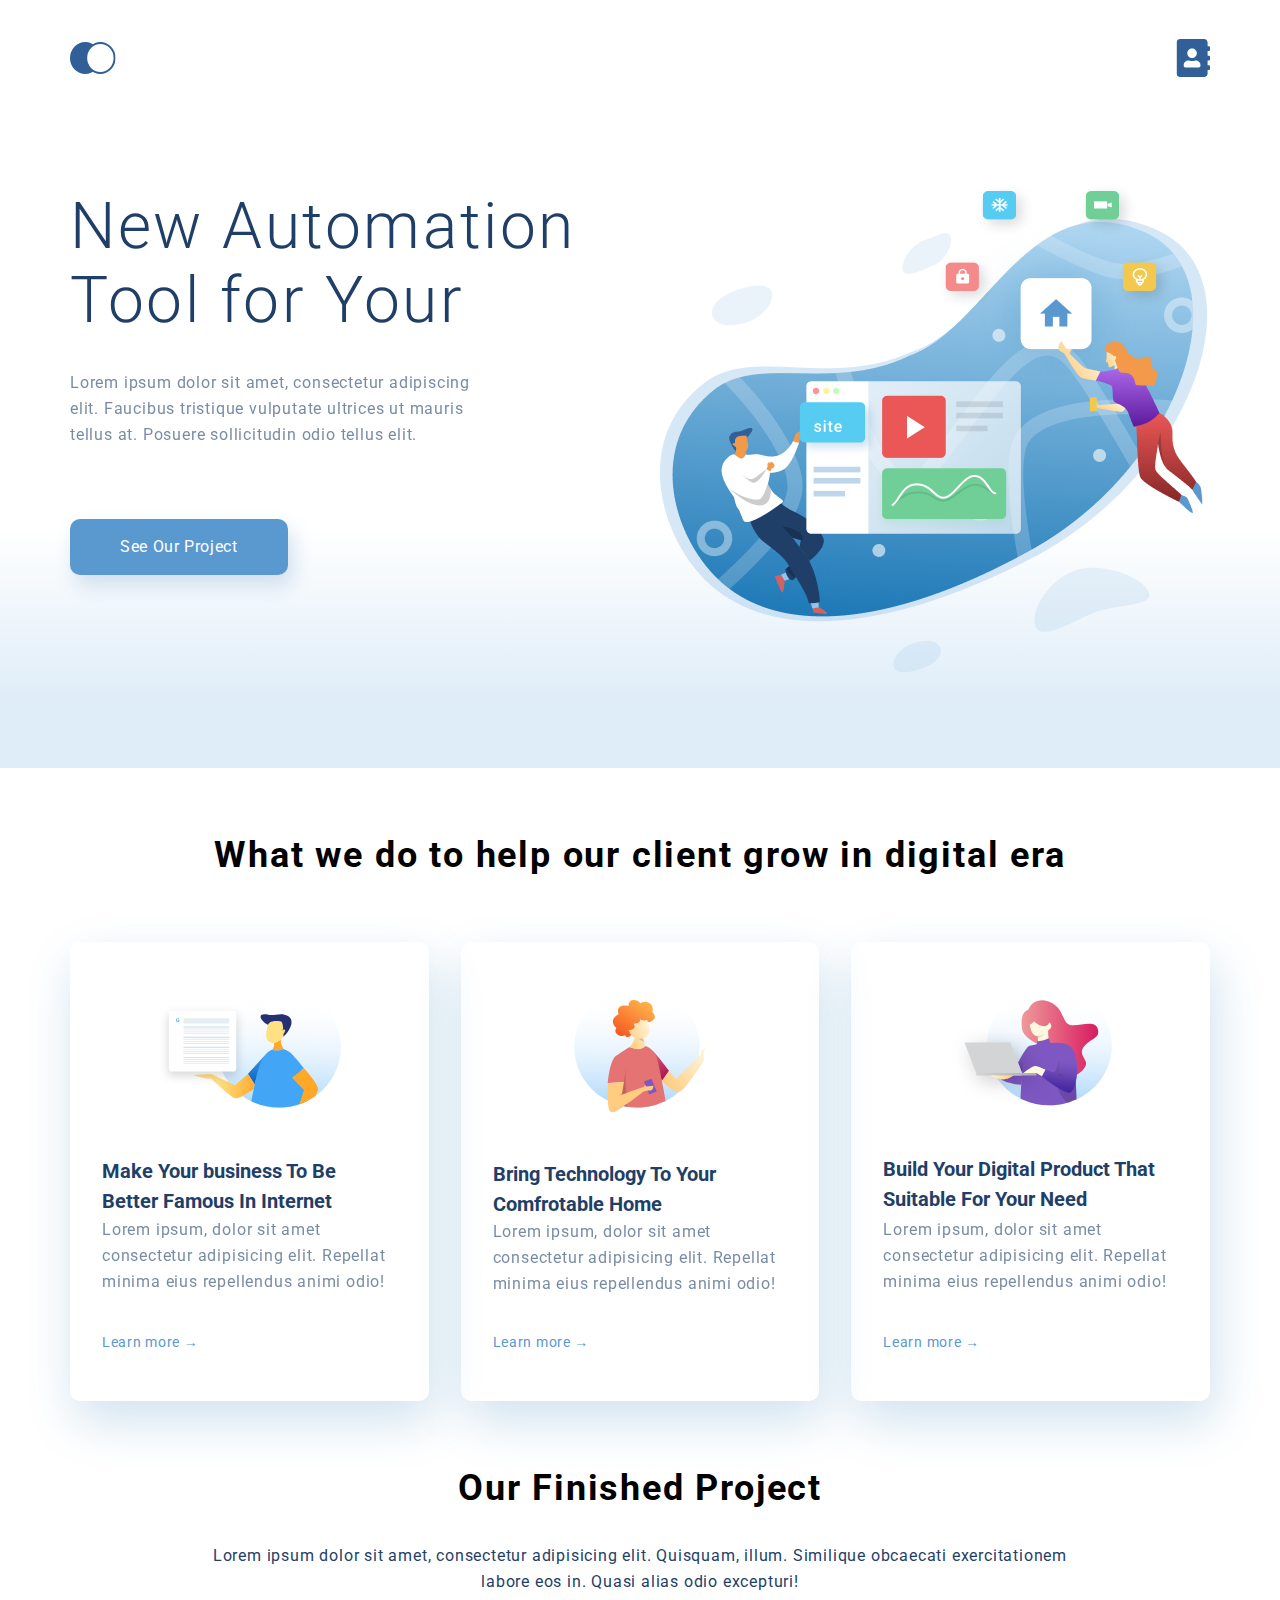
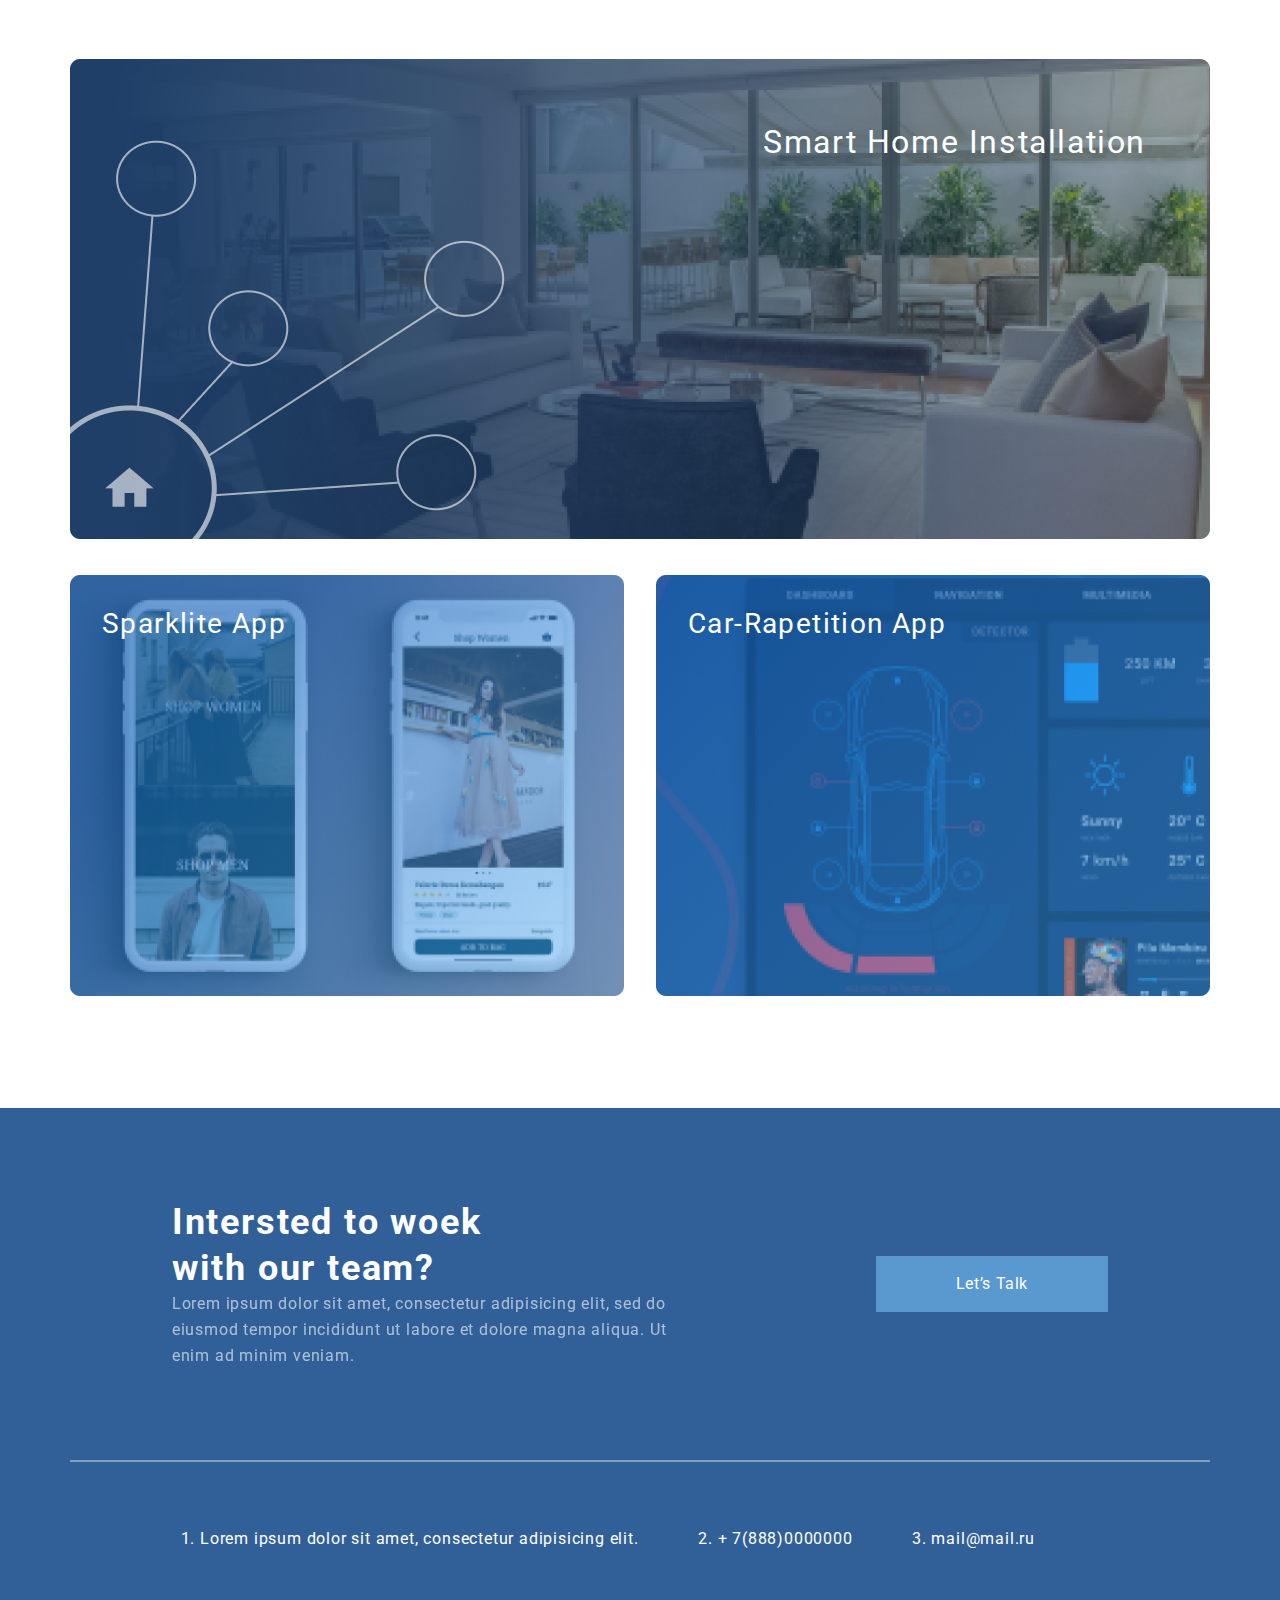
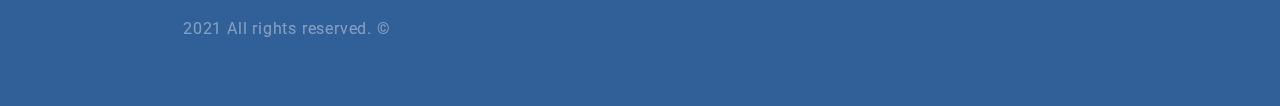
<file: index.html>
<!DOCTYPE html>
<html lang="en">

<head>
    <meta charset="UTF-8">
    <meta http-equiv="X-UA-Compatible" content="IE=edge">
    <meta name="viewport" content="width=device-width, initial-scale=1.0">
    <title>My site</title>
    <link rel="stylesheet" href="style.css">
    <link rel="preconnect" href="https://fonts.googleapis.com">
    <link rel="preconnect" href="https://fonts.gstatic.com" crossorigin>
    <link href="https://fonts.googleapis.com/css2?family=Roboto:wght@300&display=swap" rel="stylesheet">
</head>

<body>
    <div class="main">
        <div class="top">
            <div class="header">
                <div class="container top__box">
                    <ul class="nav">
                        <li><a href="index.html"><img class="lable1" src="img/logo.svg" alt="logo"></a></li>
                        <li><a href="contacts.html"><img class="lable2" src="img/address-book-solid_1.svg"
                                    alt="contacts"></a>
                        </li>
                    </ul>
                    <div class="header_content">
                        <h1 class="head1 header_heading">New Automation Tool for Your </h1>
                        <p class="p header__text">Lorem ipsum dolor sit amet, consectetur adipiscing elit. Faucibus
                            tristique
                            vulputate
                            ultrices ut mauris tellus at. Posuere sollicitudin odio tellus elit.</p>
                        <a class="top__button" href="#">See Our Project</a>
                    </div>
                </div>
            </div>
            <div class="what-we-do container">
                <h3 class="head3">What we do to help our client grow in digital era</h3>
                <div class="cards container">
                    <div class="card">
                        <img class="img__card" src="img/card_1.svg" alt="image 1">
                        <h4 class="head4">Make Your business To Be
                            Better Famous In Internet</h4>
                        <p class="p">Lorem ipsum, dolor sit amet consectetur adipisicing elit. Repellat minima eius
                            repellendus
                            animi odio!</p>
                        <a class="card_link" href="#">Learn more →</a>
                    </div>
                    <div class="card cards_margin">
                        <img class="img__card" src="img/card_2.svg" alt="image 2">
                        <h4 class="head4">Bring Technology To Your
                            Comfrotable Home</h4>
                        <p class="p">Lorem ipsum, dolor sit amet consectetur adipisicing elit. Repellat minima eius
                            repellendus
                            animi odio!</p>
                        <a class="card_link" href="#">Learn more →</a>
                    </div>
                    <div class="card">
                        <img class="img__card" src="img/card_3.svg" alt="image 3">
                        <h4 class="head4">Build Your Digital Product
                            That Suitable For Your Need</h4>
                        <p class="p">Lorem ipsum, dolor sit amet consectetur adipisicing elit. Repellat minima eius
                            repellendus
                            animi odio!</p>
                        <a class="card_link" href="#">Learn more →</a>
                    </div>
                </div>
            </div>
            <div class="other container">
                <h3 class="head3 other__header_font-weight">Our Finished Project</h3>
                <p class="p other_text">Lorem ipsum dolor sit amet, consectetur adipisicing elit. Quisquam, illum.
                    Similique
                    obcaecati exercitationem labore eos in. Quasi alias odio excepturi!</p>
                <div class="other__img_top">
                    <img class="width_img" src="img/bot_img_1.png" alt="photo 1">
                    <p class="img_text img_position1">Smart Home Installation</p>
                </div>
                <div class="other__img_bottom">
                    <div class="img__text_position margin_img">
                        <img class="width_img" src="img/bot_img_2.png" alt="photo 2">
                        <p class="img_text img_position2">Sparklite App</p>
                    </div>
                    <div class="img__text_position">
                        <img class="width_img" src="img/bot_img_3.png" alt="photo 3">
                        <p class="img_text img_position2">Car-Rapetition App</p>
                    </div>
                </div>
            </div>
        </div>
        <div class="footer">
            <div class="container">
                <div class="top__footer">
                    <div class="left_content">
                        <h3 class="head3 head_bottom">Intersted to woek
                            with our team?</h3>
                        <p class="p text_bottom">Lorem ipsum dolor sit amet, consectetur adipisicing elit, sed do
                            eiusmod
                            tempor
                            incididunt
                            ut labore et dolore magna aliqua. Ut enim ad minim veniam.</p>
                    </div>
                    <a class="button_footer" href="#">Let’s Talk</a>
                </div>
                <hr>
                <div class="bottom__footer">
                    <ol class="contacts_bottom">
                        <li class="contacts__bottom_li contacts__grow_li">Lorem ipsum dolor sit amet,
                            consectetur adipisicing elit.
                        </li>
                        <li class="contacts__padding contacts__grow_li">+ 7(888)0000000</li>
                        <li class="contacts__grow_li">mail@mail.ru</li>
                    </ol>
                    <p class="p copy">2021 All rights reserved. &copy;</p>
                </div>
            </div>
        </div>
    </div>
</body>

</html>
</file>
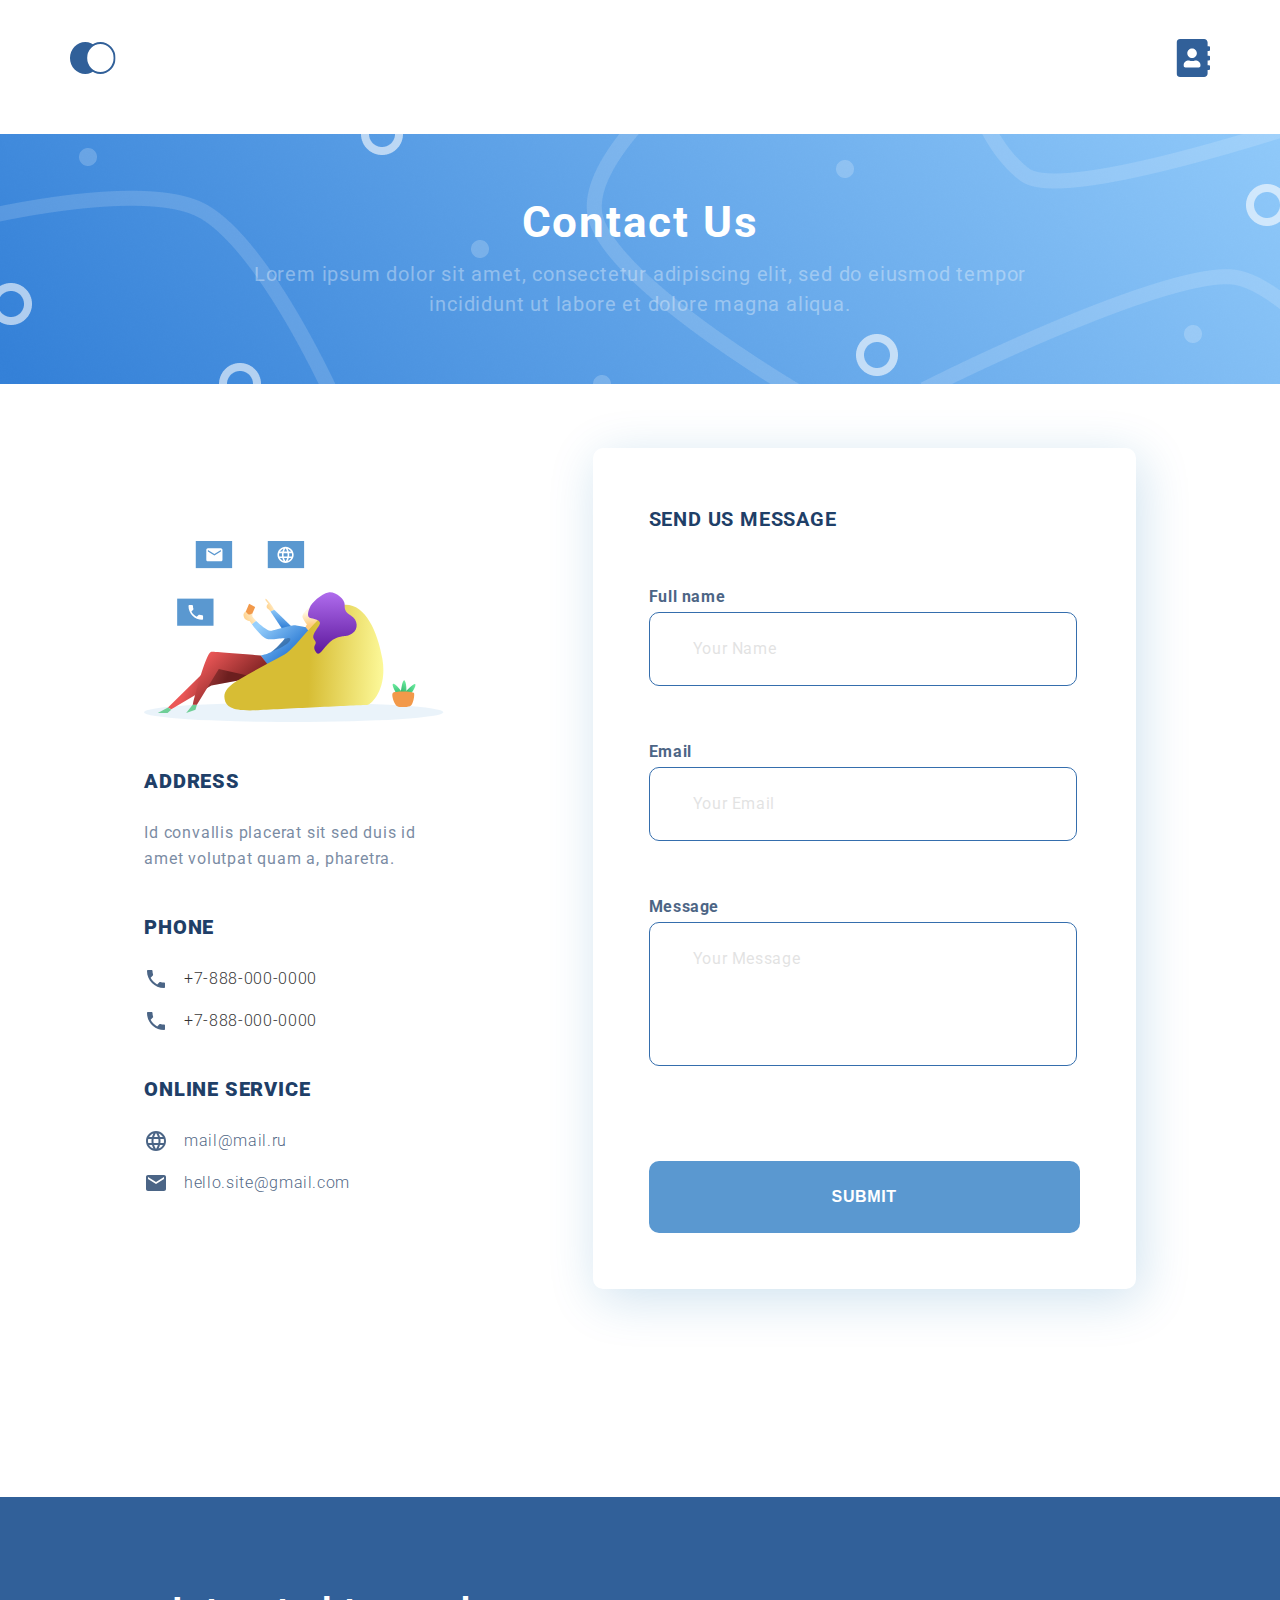
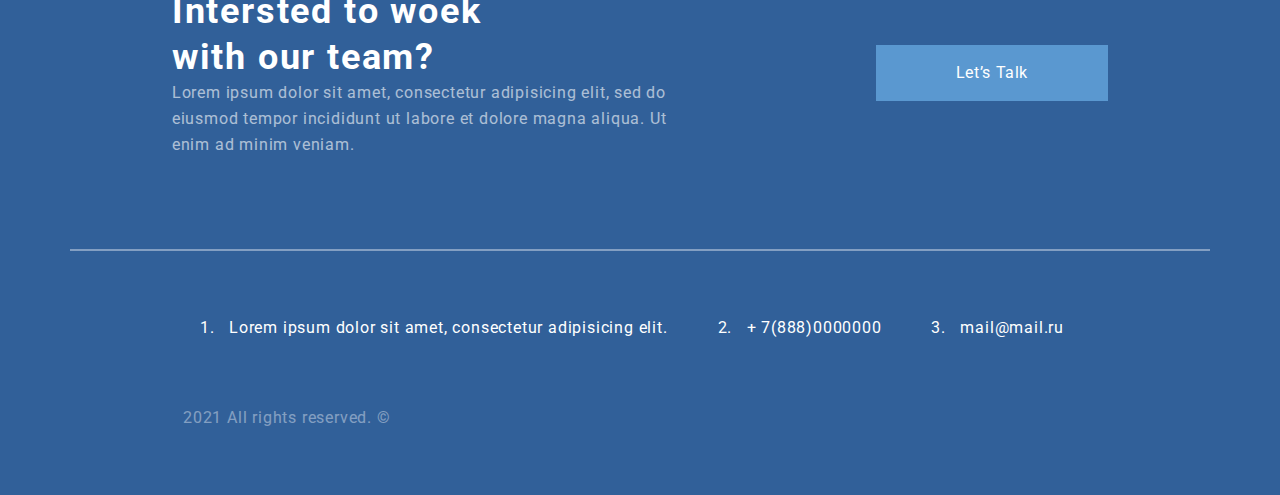
<file: contacts.html>
<!DOCTYPE html>
<html lang="en">

<head>
    <meta charset="UTF-8">
    <meta http-equiv="X-UA-Compatible" content="IE=edge">
    <meta name="viewport" content="width=device-width, initial-scale=1.0">
    <title>Contacts</title>
    <link rel="stylesheet" href="style.css">
    <link rel="preconnect" href="https://fonts.googleapis.com">
    <link rel="preconnect" href="https://fonts.gstatic.com" crossorigin>
    <link href="https://fonts.googleapis.com/css2?family=Roboto:wght@300&display=swap" rel="stylesheet">
</head>

<body>
    <div class="main">
        <div class="top">
            <ul class="nav container">
                <li><a href="index.html"><img class="lable1" src="img/logo.svg" alt="logo"></a></li>
                <li><a href="contacts.html"><img class="lable2" src="img/address-book-solid_1.svg" alt="contacts"></a>
                </li>
            </ul>
            <div class="header_info">
                <h2 class="head2 contactUs">Contact Us</h2>
                <p class="p contactUs_text">Lorem ipsum dolor sit amet, consectetur adipiscing elit, sed do eiusmod
                    tempor
                    incididunt ut labore et dolore magna aliqua. </p>
            </div>
            <div class="contacts_main container">
                <div class="content_box">
                    <div class="contacts">
                        <img class="logo" src="img/contacts-logo.svg" alt="image">
                        <h4 class="head4 contacts_heading">ADDRESS</h4>
                        <p class="p">Id convallis placerat sit sed duis id amet volutpat quam a, pharetra.</p>
                        <h4 class="head4 contacts_heading">PHONE</h4>
                        <ul>
                            <li class="contacts_li li_padding"><img class="img_padding" src="img/ic_phone_24px.svg"
                                    alt="phone">+7-888-000-0000</li>
                            <li class="contacts_li"><img class="img_padding" src="img/ic_phone_24px.svg"
                                    alt="phone">+7-888-000-0000</li>
                        </ul>
                        <h4 class="head4 contacts_heading">ONLINE SERVICE</h4>
                        <ul>
                            <li class="contacts_li li_padding"><img class="img_padding" src="img/site.svg" alt="site"><a
                                    class="contacts_a" href="#">mail@mail.ru</a></li>
                            <li class="contacts_li"><img class="img_padding" src="img/ic_email_24px.svg" alt=""><a
                                    class="contacts_a" href="#">hello.site@gmail.com</a></li>
                        </ul>
                    </div>
                    <div class="input">
                        <form class="forms" action="#">
                            <h4 class="head4 input_heading">SEND US MESSAGE</h4>
                            <div class="forms__input">
                                <span>Full name</span><br>
                                <input class="input_message input_padding" type="text" placeholder="Your Name">
                            </div><br>
                            <div class="forms__input">
                                <span>Email</span><br>
                                <input class="input_message input_padding" type="email" placeholder="Your Email">
                            </div><br>
                            <div class="forms__input">
                                <span>Message</span><br>
                                <textarea class="input_message textarea" name="Message" id="#"
                                    placeholder="Your Message" cols="30" rows="10"></textarea>
                            </div><br>
                            <button class="submit" type="submit">SUBMIT</button>
                        </form>
                    </div>
                </div>
                <div class="map">
                    <script type="text/javascript" charset="utf-8" async;
                        src="https://api-maps.yandex.ru/services/constructor/1.0/js/?um=constructor%3A4c7129492da86aa94e3f2be2572c6861cf25ab6cefb3abfee92594f02fbc11e3&amp;width=940px&amp;height=480&amp;lang=ru_RU&amp;scroll=true"></script>
                </div>
                <div class="map map_2">
                    <script type="text/javascript" charset="utf-8" async;
                        src="https://api-maps.yandex.ru/services/constructor/1.0/js/?um=constructor%3A4c7129492da86aa94e3f2be2572c6861cf25ab6cefb3abfee92594f02fbc11e3&amp;width=768px&amp;height=392&amp;lang=ru_RU&amp;scroll=true"></script>
                </div>
                <div class="map map_3">
                    <script type="text/javascript" charset="utf-8" async;
                        src="https://api-maps.yandex.ru/services/constructor/1.0/js/?um=constructor%3A4c7129492da86aa94e3f2be2572c6861cf25ab6cefb3abfee92594f02fbc11e3&amp;width=375px&amp;height=347&amp;lang=ru_RU&amp;scroll=true"></script>
                </div>
                <div class="map map_4">
                    <script type="text/javascript" charset="utf-8" async;
                        src="https://api-maps.yandex.ru/services/constructor/1.0/js/?um=constructor%3A4c7129492da86aa94e3f2be2572c6861cf25ab6cefb3abfee92594f02fbc11e3&amp;width=320px&amp;height=347&amp;lang=ru_RU&amp;scroll=true"></script>
                </div>
            </div>
        </div>
        <div class="footer">
            <div class="container">
                <div class="top__footer">
                    <div class="left_content">
                        <h3 class="head3 head_bottom">Intersted to woek
                            with our team?</h3>
                        <p class="p text_bottom">Lorem ipsum dolor sit amet, consectetur adipisicing elit, sed do
                            eiusmod
                            tempor
                            incididunt
                            ut labore et dolore magna aliqua. Ut enim ad minim veniam.</p>
                    </div>
                    <a class="button_footer" href="#">Let’s Talk</a>
                </div>
                <hr>
                <div class="bottom__footer">
                    <ul class="contacts_bottom">
                        <li class="footer_grow">1. &nbsp; Lorem ipsum dolor sit amet, consectetur adipisicing elit.</li>
                        <li class="footer_grow">2. &nbsp; + 7(888)0000000</li>
                        <li class="footer_grow">3. &nbsp; mail@mail.ru</li>
                    </ul>
                    <p class="p copy">2021 All rights reserved. &copy;</p>
                </div>
            </div>
        </div>
    </div>
</body>

</html>
</file>
<file: style.css>
* {
  margin: 0;
  padding: 0;
}

span {
  font-size: 16px;
  line-height: 30px;
  letter-spacing: 0.04em;
  color: #1F3F68;
  opacity: 0.8;
  font-weight: bold;
  padding: 0 0 8px 56px;
}

body {
  font-family: Roboto;
}

a:hover {
  -webkit-filter: drop-shadow(2px 3px 5px #5A98D0);
          filter: drop-shadow(2px 3px 5px #5A98D0);
}

ul {
  list-style-type: none;
}

li::marker {
  right: 20px;
}

hr {
  opacity: 0.4;
  border: 1px solid #FFFFFF;
}

.container {
  max-width: 1140px;
  margin: 0 auto;
}

.p {
  font-size: 16px;
  line-height: 26px;
  color: #1F3F68;
  letter-spacing: 0.05em;
  opacity: 0.6;
}

.head1 {
  font-size: 64px;
  color: #1f3f68;
  width: 510px;
}

.head2 {
  font-weight: 500;
  font-size: 44px;
  text-align: center;
}

.head3 {
  font-size: 36px;
  line-height: 46px;
  text-align: center;
  letter-spacing: 0.05em;
}

.head4 {
  font-size: 20px;
  line-height: 30px;
  color: #1F3F68;
}

.main {
  display: -webkit-box;
  display: -ms-flexbox;
  display: flex;
  -webkit-box-orient: vertical;
  -webkit-box-direction: normal;
      -ms-flex-direction: column;
          flex-direction: column;
}

.top {
  -webkit-box-flex: 1;
      -ms-flex-positive: 1;
          flex-grow: 1;
}

.header {
  height: 768px;
  background: -webkit-gradient(linear, left bottom, left top, color-stop(8.84%, #DFEDF8), color-stop(31.12%, rgba(152, 195, 232, 0)));
  background: linear-gradient(0deg, #DFEDF8 8.84%, rgba(152, 195, 232, 0) 31.12%);
}

.top__box {
  display: -webkit-box;
  display: -ms-flexbox;
  display: flex;
  -webkit-box-orient: vertical;
  -webkit-box-direction: normal;
      -ms-flex-direction: column;
          flex-direction: column;
  height: 100%;
}

.nav {
  display: -webkit-box;
  display: -ms-flexbox;
  display: flex;
  -webkit-box-pack: justify;
      -ms-flex-pack: justify;
          justify-content: space-between;
  -webkit-box-align: center;
      -ms-flex-align: center;
          align-items: center;
  padding-top: 34px;
}

.header_content {
  padding-top: 104px;
  background-image: url(img/illustration.png);
  background-repeat: no-repeat;
  background-position: right;
  -webkit-box-flex: 1;
      -ms-flex-positive: 1;
          flex-grow: 1;
  height: 100%;
}

.header_heading {
  font-weight: 300;
  line-height: 74px;
  letter-spacing: 0.04em;
  margin-bottom: 32px;
}

.header__text {
  width: 425px;
}

.top__button {
  font-size: 16px;
  line-height: 26px;
  text-align: center;
  letter-spacing: 0.04em;
  color: #FFFFFF;
  background: #5A98D0;
  -webkit-box-shadow: 5px 10px 20px rgba(53, 110, 173, 0.2);
          box-shadow: 5px 10px 20px rgba(53, 110, 173, 0.2);
  border-radius: 10px;
  text-decoration: none;
  padding: 15px 50px;
  display: inline-block;
  margin-top: 71px;
}

.what-we-do {
  padding-top: 64px;
}

.cards {
  display: -webkit-box;
  display: -ms-flexbox;
  display: flex;
  -webkit-box-pack: justify;
      -ms-flex-pack: justify;
          justify-content: space-between;
  padding-top: 64px;
  padding-bottom: 64px;
}

.card {
  -webkit-box-shadow: 5px 20px 50px rgba(16, 112, 177, 0.2);
          box-shadow: 5px 20px 50px rgba(16, 112, 177, 0.2);
  border-radius: 10px;
  padding: 44px 32px;
  -webkit-box-sizing: border-box;
          box-sizing: border-box;
  display: -webkit-box;
  display: -ms-flexbox;
  display: flex;
  -webkit-box-orient: vertical;
  -webkit-box-direction: normal;
      -ms-flex-direction: column;
          flex-direction: column;
  -webkit-box-pack: justify;
      -ms-flex-pack: justify;
          justify-content: space-between;
  -webkit-box-flex: 1;
      -ms-flex-positive: 1;
          flex-grow: 1;
}

.img__card {
  -ms-flex-item-align: center;
      -ms-grid-row-align: center;
      align-self: center;
  margin-bottom: 46px;
}

.cards_margin {
  margin: 0px 32px;
}

.card_link {
  text-decoration: none;
  font-size: 14px;
  line-height: 30px;
  letter-spacing: 0.05em;
  color: #5A98D0;
  margin-top: 30px;
}

.other {
  padding-bottom: 112px;
}

.other_text {
  text-align: center;
  width: 75%;
  margin: 0 auto;
  padding-top: 32px;
  padding-bottom: 64px;
  opacity: 1;
}

.other__img_top {
  position: relative;
}

.width_img {
  max-width: 1140px;
  height: 100%;
  width: 100%;
}

.other__img_bottom {
  display: -webkit-box;
  display: -ms-flexbox;
  display: flex;
  margin-top: 32px;
}

.img__text_position {
  position: relative;
}

.margin_img {
  margin-right: 32px;
}

.img_text {
  letter-spacing: 0.05em;
  color: #FFFFFF;
  opacity: 1;
}

.img_position1 {
  font-size: 32px;
  position: absolute;
  top: 64px;
  right: 64px;
}

.img_position2 {
  font-size: 28px;
  position: absolute;
  top: 32px;
  left: 32px;
}

.header_info {
  margin-top: 48px;
  background-image: url(img/contactUS.png);
  background-size: cover;
  height: 250px;
  display: -webkit-box;
  display: -ms-flexbox;
  display: flex;
  -webkit-box-orient: vertical;
  -webkit-box-direction: normal;
      -ms-flex-direction: column;
          flex-direction: column;
  -webkit-box-align: center;
      -ms-flex-align: center;
          align-items: center;
}

.contactUs {
  font-weight: bold;
  line-height: 74px;
  letter-spacing: 0.04em;
  color: #FFFFFF;
  padding-top: 51px;
}

.contactUs_text {
  font-size: 20px;
  line-height: 30px;
  text-align: center;
  letter-spacing: 0.04em;
  color: rgba(255, 255, 255, 0.6);
  max-width: 780px;
  width: 75%;
}

.contacts_main {
  padding-top: 64px;
  padding-bottom: 112px;
  display: -webkit-box;
  display: -ms-flexbox;
  display: flex;
  -webkit-box-orient: vertical;
  -webkit-box-direction: normal;
      -ms-flex-direction: column;
          flex-direction: column;
}

.content_box {
  display: -webkit-box;
  display: -ms-flexbox;
  display: flex;
  -ms-flex-pack: distribute;
      justify-content: space-around;
  padding-bottom: 96px;
  -webkit-box-align: center;
      -ms-flex-align: center;
          align-items: center;
}

.contacts {
  width: 300px;
}

.logo {
  width: 300px;
}

.contacts_heading {
  font-weight: 900;
  letter-spacing: 0.04em;
  padding-bottom: 24px;
  padding-top: 40px;
}

.contacts_li {
  letter-spacing: 0.04em;
  font-weight: 300;
  opacity: 0.8;
  font-size: 16px;
  line-height: 26px;
  display: -webkit-box;
  display: -ms-flexbox;
  display: flex;
  -webkit-box-align: center;
      -ms-flex-align: center;
          align-items: center;
}

.li_padding {
  padding-bottom: 16px;
}

.img_padding {
  padding-right: 16px;
}

.contacts_a {
  text-decoration: none;
  line-height: 26px;
  color: #1F3F68;
}

.input {
  background: #FFFFFF;
  -webkit-box-shadow: 5px 10px 50px rgba(16, 112, 177, 0.2);
          box-shadow: 5px 10px 50px rgba(16, 112, 177, 0.2);
  border-radius: 10px;
}

.input_heading {
  font-weight: bolder;
  letter-spacing: 0.04em;
  padding: 56px 0 48px 56px;
}

.input_message {
  border: 1px solid #356EAD;
  -webkit-box-sizing: border-box;
          box-sizing: border-box;
  border-radius: 10px;
  padding: 21px 10px 21px 43px;
  margin-left: 56px;
  font-size: 16px;
  line-height: 30px;
  letter-spacing: 0.04em;
  font-family: inherit;
  width: 428px;
}

.input_message::-webkit-input-placeholder {
  opacity: 0.2;
}

.input_message:-ms-input-placeholder {
  opacity: 0.2;
}

.input_message::-ms-input-placeholder {
  opacity: 0.2;
}

.input_message::placeholder {
  opacity: 0.2;
}

.textarea {
  resize: none;
  height: 144px;
}

.input_padding {
  margin-bottom: 32px;
}

.submit {
  background: #5A98D0;
  border-radius: 10px;
  padding: 23px 183px 23px 183px;
  margin: 72px 56px 56px;
  font-weight: bold;
  font-size: 16px;
  line-height: 26px;
  text-align: center;
  letter-spacing: 0.04em;
  color: #FFFFFF;
  border: none;
}

.map {
  -ms-flex-item-align: center;
      -ms-grid-row-align: center;
      align-self: center;
}

.footer {
  background: #316099;
}

.top__footer {
  display: -webkit-box;
  display: -ms-flexbox;
  display: flex;
  -ms-flex-pack: distribute;
      justify-content: space-around;
  -webkit-box-align: center;
      -ms-flex-align: center;
          align-items: center;
  padding: 91px 0px;
}

.head_bottom {
  width: 340px;
  font-size: 36px;
  line-height: 46px;
  letter-spacing: 0.05em;
  color: #FFFFFF;
  text-align: left;
}

.text_bottom {
  color: #FFFFFF;
  max-width: 500px;
}

.button_footer {
  font-size: 16px;
  line-height: 26px;
  text-align: center;
  letter-spacing: 0.04em;
  color: #FFFFFF;
  background: #5A98D0;
  text-decoration: none;
  padding: 15px 80px;
}

.bottom__footer {
  padding: 64px 113px;
}

.contacts_bottom {
  position: relative;
  display: -webkit-box;
  display: -ms-flexbox;
  display: flex;
  -webkit-box-pack: justify;
      -ms-flex-pack: justify;
          justify-content: space-between;
  font-size: 16px;
  line-height: 26px;
  letter-spacing: 0.05em;
  color: #FFFFFF;
  left: 17px;
}

.contacts__bottom_position_li {
  left: 10px;
}

.contacts__grow_li {
  -webkit-box-flex: 1;
      -ms-flex-positive: 1;
          flex-grow: 1;
}

.copy {
  padding-top: 64px;
  font-size: 16px;
  line-height: 26px;
  letter-spacing: 0.05em;
  color: #FFFFFF;
  opacity: 0.4;
}

.footer_grow {
  -webkit-box-flex: 1;
      -ms-flex-positive: 1;
          flex-grow: 1;
}

.map_2 {
  display: none;
}

.map_3 {
  display: none;
}

.map_4 {
  display: none;
}

@media (max-width: 1024px) {
  .nav {
    padding: 0;
    padding-top: 10px;
  }
  .container {
    padding-left: 32px;
    padding-right: 32px;
  }
  .header_content {
    background-size: 50%;
    background-position-y: 270px;
  }
  .cards {
    -webkit-box-orient: vertical;
    -webkit-box-direction: normal;
        -ms-flex-direction: column;
            flex-direction: column;
    -webkit-box-align: center;
        -ms-flex-align: center;
            align-items: center;
    max-width: 335px;
    padding-bottom: 128px;
  }
  .cards_margin {
    margin: 32px 0;
  }
  .card {
    padding-bottom: 26px;
  }
  .width_img {
    border-radius: 10px;
  }
  .img_position2 {
    top: 20px;
    left: 20px;
  }
  .top__footer {
    padding: 47px 90px 64px;
  }
  .button_footer {
    padding: 4px 30px;
    margin-left: 50px;
  }
  .head_bottom {
    padding-bottom: 32px;
  }
  .contacts_main {
    padding-bottom: 64px;
  }
  .contacts_bottom {
    display: block;
  }
  .contacts__padding {
    padding: 18px 0;
  }
  .text_bottom {
    width: 336px;
  }
  .content_box {
    -webkit-box-orient: vertical;
    -webkit-box-direction: normal;
        -ms-flex-direction: column;
            flex-direction: column;
    padding-bottom: 64px;
  }
  .contacts_heading {
    padding-top: 64px;
  }
  .contacts {
    padding-bottom: 64px;
  }
  .map {
    display: none;
  }
  .map_2 {
    display: block;
  }
  .header_info {
    margin-top: 40px;
  }
}

@media (max-width: 767px) {
  .container {
    padding-left: 16px;
    padding-right: 16px;
  }
  .header {
    height: 100%;
  }
  .header_heading {
    font-size: 32px;
    line-height: 37px;
    text-align: center;
    margin-bottom: 12px;
  }
  .header_content {
    padding-top: 28px;
    background-image: none;
    display: -webkit-box;
    display: -ms-flexbox;
    display: flex;
    -webkit-box-orient: vertical;
    -webkit-box-direction: normal;
        -ms-flex-direction: column;
            flex-direction: column;
    -webkit-box-align: center;
        -ms-flex-align: center;
            align-items: center;
  }
  .header_heading {
    width: 75%;
  }
  .header__text {
    width: 100%;
    text-align: center;
  }
  .top__button {
    margin-top: 32px;
    margin-bottom: 41px;
    font-size: 12px;
    padding: 0 10px;
  }
  .what-we-do {
    padding-top: 48px;
  }
  .cards {
    padding: 64px 0;
  }
  .card {
    padding-bottom: 26px;
  }
  .head3 {
    font-size: 24px;
    line-height: 28px;
    text-align: center;
  }
  .other {
    padding-bottom: 64px;
  }
  p.other_text {
    width: 100%;
    padding-bottom: 82px;
  }
  .other__header_font-weight {
    font-weight: 300;
  }
  .img_text {
    font-size: 16px;
    top: 16px;
    right: 16px;
  }
  .width_img {
    width: 100%;
  }
  .other__img_bottom {
    display: block;
    margin: 0;
  }
  .margin_img {
    margin: 16px 0;
  }
  .top__footer {
    margin: 0;
    padding: 18px 0 38px 0;
    text-align: center;
    -webkit-box-orient: vertical;
    -webkit-box-direction: normal;
        -ms-flex-direction: column;
            flex-direction: column;
    -webkit-box-align: center;
        -ms-flex-align: center;
            align-items: center;
  }
  .left_content {
    display: -webkit-box;
    display: -ms-flexbox;
    display: flex;
    -webkit-box-orient: vertical;
    -webkit-box-direction: normal;
        -ms-flex-direction: column;
            flex-direction: column;
  }
  .head_bottom {
    width: 75%;
    -ms-flex-item-align: center;
        -ms-grid-row-align: center;
        align-self: center;
  }
  .text_bottom {
    padding-bottom: 40px;
    width: 100%;
  }
  .button_footer {
    margin: 0;
  }
  .bottom__footer {
    margin: 0;
    padding: 32px 0 32px 0;
  }
  .contacts__bottom_li {
    width: 70%;
  }
  .copy {
    text-align: center;
    padding-top: 32px;
  }
  .map_2 {
    display: none;
  }
  .map_3 {
    display: block;
  }
  .forms {
    display: -webkit-box;
    display: -ms-flexbox;
    display: flex;
    -webkit-box-orient: vertical;
    -webkit-box-direction: normal;
        -ms-flex-direction: column;
            flex-direction: column;
    padding: 36px;
  }
  .submit {
    margin: 0;
    padding: 16px 60px;
  }
  .input_heading {
    margin: 0;
    padding: 0;
    font-size: 16px;
  }
  .input_message {
    margin: 0;
    padding: 0;
    width: 100%;
    padding: 14px 26px;
  }
  .input {
    width: 100%;
  }
  .nav {
    padding-top: 10px;
    padding-bottom: 25px;
  }
  .contactUs {
    font-weight: 500;
    font-size: 24px;
    line-height: 28px;
    padding: 48px 0 25px 0;
  }
  .contactUs_text {
    width: 90%;
  }
  .header_info {
    margin: 0;
  }
  .contacts_main {
    padding-top: 46px;
    padding-bottom: 32px;
  }
  .contacts_heading {
    padding-top: 32px;
  }
  .contacts {
    padding-bottom: 32px;
  }
  span {
    padding: 0;
  }
  .content_box {
    padding-bottom: 32px;
  }
}

@media (max-width: 320px) {
  .map_3 {
    display: none;
  }
  .map_4 {
    display: block;
  }
}
/*# sourceMappingURL=style.css.map */
</file>
